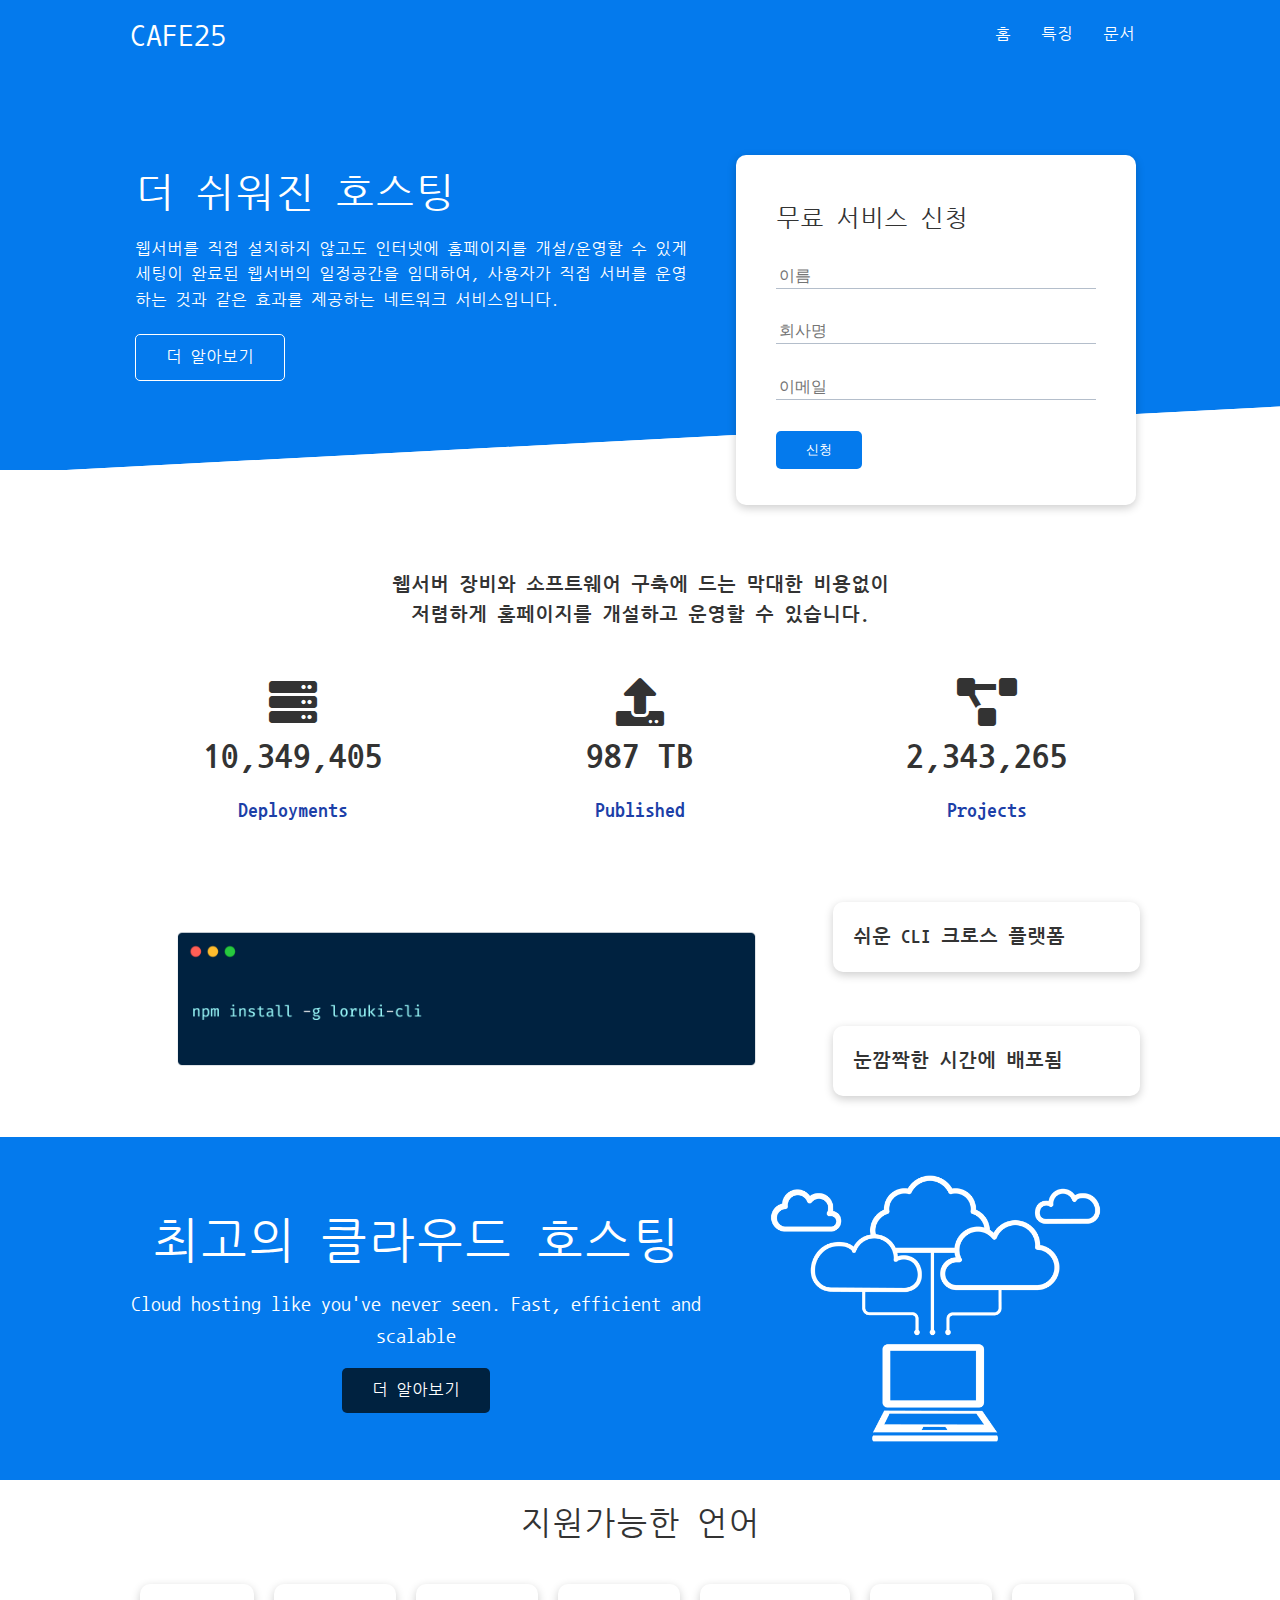
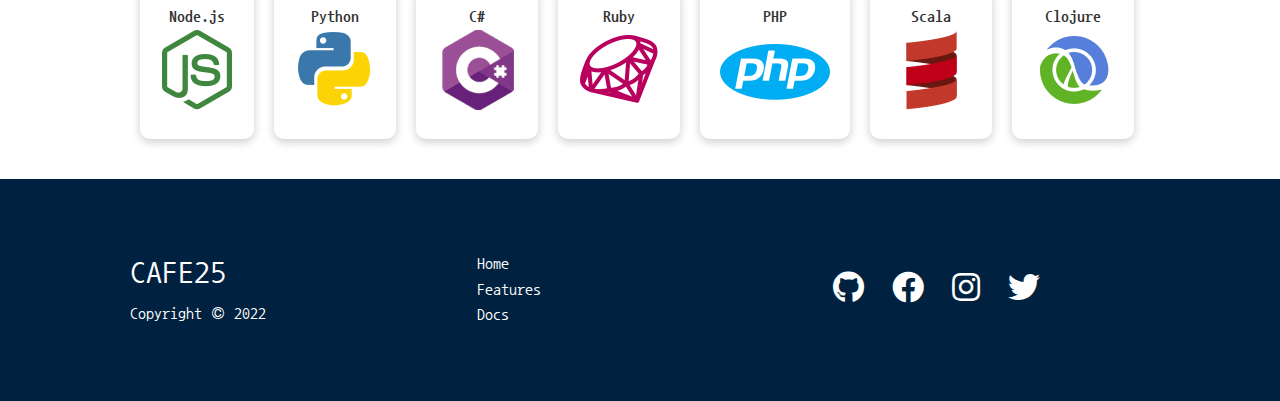
<file: index.html>
<!DOCTYPE html>
<html lang="en">

<head>
  <meta charset="UTF-8" />
  <meta name="viewport" content="width=device-width, initial-scale=1.0" />
  <!-- 폰트오썸 : 아이콘들을 가져오는 링크 -->
  <link rel="stylesheet" href="https://cdnjs.cloudflare.com/ajax/libs/font-awesome/5.15.1/css/all.min.css" />
  <link rel="stylesheet" href="css/utilities.css" />
  <link rel="stylesheet" href="css/style.css" />
  <link rel="shortcut icon" href="images/favicon.png" type="image/x-icon">
  <title>까페25 | 클라우드 호스팅 서비스</title>
</head>

<body>
  <!-- Navbar -->
  <div class="navbar">
    <div class="container flex">
      <h1 class="logo">CAFE25</h1>
      <nav>
        <ul>
          <li><a href="index.html">홈</a></li>
          <li><a href="features.html">특징</a></li>
          <li><a href="docs.html">문서</a></li>
        </ul>
      </nav>
    </div>
  </div>

  <!-- Showcase -->
  <section class="showcase">
    <div class="container grid">
      <div class="showcase-text">
        <h1>더 쉬워진 호스팅</h1>
        <p>
          웹서버를 직접 설치하지 않고도 인터넷에 홈페이지를 개설/운영할 수 있게 세팅이 완료된 웹서버의 일정공간을 임대하여, 사용자가 직접 서버를 운영하는 것과 같은 효과를 제공하는 네트워크
          서비스입니다.
        </p>
        <a href="features.html" class="btn btn-outline">더 알아보기</a>
      </div>

      <div class="showcase-form card">
        <h2>무료 서비스 신청</h2>
        <form>
          <div class="form-control">
            <input type="text" name="name" placeholder="이름" required />
          </div>
          <div class="form-control">
            <input type="text" name="company" placeholder="회사명" required />
          </div>
          <div class="form-control">
            <input type="email" name="email" placeholder="이메일" required />
          </div>
          <input type="submit" value="신청" class="btn btn-primary" />
        </form>
      </div>
    </div>
  </section>

  <!-- Stats -->
  <section class="stats">
    <div class="container">
      <h3 class="stats-heading text-center my-1">웹서버 장비와 소프트웨어 구축에 드는 막대한 비용없이 저렴하게 홈페이지를 개설하고 운영할 수 있습니다.</h3>

      <div class="grid grid-3 text-center my-4">
        <div>
          <i class="fas fa-server fa-3x"></i>
          <h3>10,349,405</h3>
          <p class="text-secondary">Deployments</p>
        </div>
        <div>
          <i class="fas fa-upload fa-3x"></i>
          <h3>987 TB</h3>
          <p class="text-secondary">Published</p>
        </div>
        <div>
          <i class="fas fa-project-diagram fa-3x"></i>
          <h3>2,343,265</h3>
          <p class="text-secondary">Projects</p>
        </div>
      </div>
    </div>
  </section>

  <!-- Cli -->
  <section class="cli">
    <div class="container grid">
      <img src="images/cli.png" alt="" />
      <div class="card">
        <h3>쉬운 CLI 크로스 플랫폼</h3>
      </div>
      <div class="card">
        <h3>눈깜짝한 시간에 배포됨</h3>
      </div>
    </div>
  </section>

  <!-- Cloud -->
  <section class="cloud bg-primary my-2 py-2">
    <div class="container grid">
      <div class="text-center">
        <h2 class="lg">최고의 클라우드 호스팅</h2>
        <p class="lead my-1">Cloud hosting like you've never seen. Fast, efficient and scalable</p>
        <a href="features.html" class="btn btn-dark">더 알아보기</a>
      </div>
      <img src="images/cloud.png" alt="" />
    </div>
  </section>

  <!-- Languages -->
  <section class="languages">
    <h2 class="md text-center my-2">지원가능한 언어</h2>
    <div class="container flex">
      <div class="card">
        <h4>Node.js</h4>
        <img src="images/logos/node.png" alt="" />
      </div>
      <div class="card">
        <h4>Python</h4>
        <img src="images/logos/python.png" alt="" />
      </div>
      <div class="card">
        <h4>C#</h4>
        <img src="images/logos/csharp.png" alt="" />
      </div>
      <div class="card">
        <h4>Ruby</h4>
        <img src="images/logos/ruby.png" alt="" />
      </div>
      <div class="card">
        <h4>PHP</h4>
        <img src="images/logos/php.png" alt="" />
      </div>
      <div class="card">
        <h4>Scala</h4>
        <img src="images/logos/scala.png" alt="" />
      </div>
      <div class="card">
        <h4>Clojure</h4>
        <img src="images/logos/clojure.png" alt="" />
      </div>
    </div>
  </section>

  <!-- Footer -->
  <footer class="footer bg-dark py-5">
    <div class="container grid grid-3">
      <div>
        <h1>CAFE25</h1>
        <p>Copyright &copy; 2022</p>
      </div>
      <nav>
        <ul>
          <li><a href="index.html">Home</a></li>
          <li><a href="features.html">Features</a></li>
          <li><a href="docs.html">Docs</a></li>
        </ul>
      </nav>
      <div class="social">
        <a href="#"><i class="fab fa-github fa-2x"></i></a>
        <a href="#"><i class="fab fa-facebook fa-2x"></i></a>
        <a href="#"><i class="fab fa-instagram fa-2x"></i></a>
        <a href="#"><i class="fab fa-twitter fa-2x"></i></a>
      </div>
    </div>
  </footer>
</body>

</html>
</file>
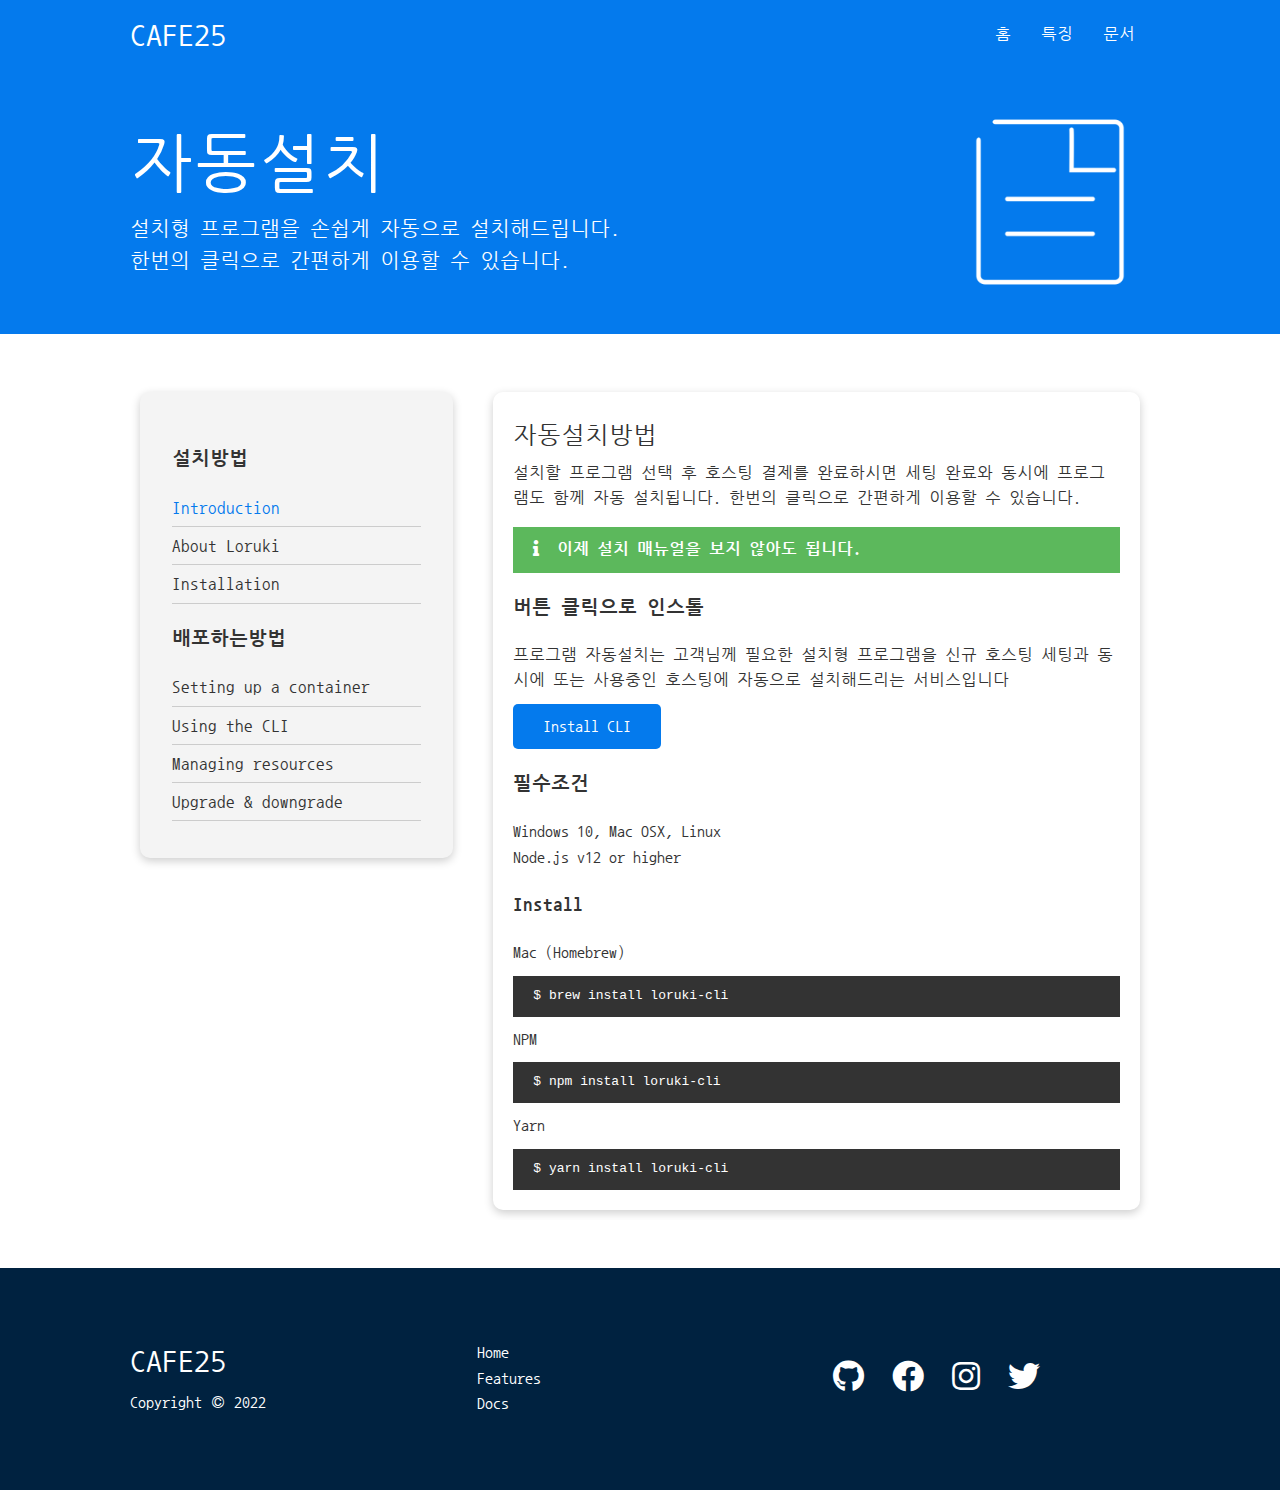
<file: docs.html>
<!DOCTYPE html>
<html lang="en">

<head>
  <meta charset="UTF-8" />
  <meta name="viewport" content="width=device-width, initial-scale=1.0" />
  <link rel="stylesheet" href="https://cdnjs.cloudflare.com/ajax/libs/font-awesome/5.15.1/css/all.min.css" />
  <link rel="stylesheet" href="css/utilities.css" />
  <link rel="stylesheet" href="css/style.css" />
  <title>까페25 | 클라우드 호스팅 서비스</title>
</head>

<body>
  <!-- Navbar -->
  <div class="navbar">
    <div class="container flex">
      <h1 class="logo">CAFE25</h1>
      <nav>
        <ul>
          <li><a href="index.html">홈</a></li>
          <li><a href="features.html">특징</a></li>
          <li><a href="docs.html">문서</a></li>
        </ul>
      </nav>
    </div>
  </div>

  <!-- Head -->
  <section class="docs-head bg-primary py-3">
    <div class="container grid">
      <div>
        <h1 class="xl">자동설치</h1>
        <p class="lead">설치형 프로그램을 손쉽게 자동으로 설치해드립니다. 한번의 클릭으로 간편하게 이용할 수 있습니다.</p>
      </div>
      <img src="images/docs.png" alt="" />
    </div>
  </section>

  <!-- Docs main -->
  <section class="docs-main my-4">
    <div class="container grid">
      <div class="card bg-light p-3">
        <h3 class="my-2">설치방법</h3>
        <nav>
          <ul>
            <li><a class="text-primary" href="#">Introduction</a></li>
            <li><a href="#">About Loruki</a></li>
            <li><a href="#">Installation</a></li>
          </ul>
        </nav>

        <h3 class="my-2">배포하는방법</h3>
        <nav>
          <ul>
            <li><a href="#">Setting up a container</a></li>
            <li><a href="#">Using the CLI</a></li>
            <li><a href="#">Managing resources</a></li>
            <li><a href="#">Upgrade & downgrade</a></li>
          </ul>
        </nav>
      </div>
      <div class="card">
        <h2>자동설치방법</h2>
        <p>설치할 프로그램 선택 후 호스팅 결제를 완료하시면 세팅 완료와 동시에 프로그램도 함께 자동 설치됩니다. 한번의 클릭으로 간편하게 이용할 수 있습니다.</p>

        <div class="alert alert-success"><i class="fas fa-info"></i> 이제 설치 매뉴얼을 보지 않아도 됩니다.</div>

        <h3>버튼 클릭으로 인스톨</h3>
        <p>프로그램 자동설치는 고객님께 필요한 설치형 프로그램을 신규 호스팅 세팅과 동시에 또는 사용중인 호스팅에 자동으로 설치해드리는 서비스입니다</p>
        <a href="#" class="btn btn-primary">Install CLI</a>

        <h3>필수조건</h3>
        <ul>
          <li>Windows 10, Mac OSX, Linux</li>
          <li>Node.js v12 or higher</li>
        </ul>

        <h3>Install</h3>
        <p>Mac (Homebrew)</p>
        <pre><code>$ brew install loruki-cli</code></pre>
        <p>NPM</p>
        <pre><code>$ npm install loruki-cli</code></pre>
        <p>Yarn</p>
        <pre><code>$ yarn install loruki-cli</code></pre>
      </div>
    </div>
  </section>

  <!-- Footer -->
  <footer class="footer bg-dark py-5">
    <div class="container grid grid-3">
      <div>
        <h1>CAFE25</h1>
        <p>Copyright &copy; 2022</p>
      </div>
      <nav>
        <ul>
          <li><a href="index.html">Home</a></li>
          <li><a href="features.html">Features</a></li>
          <li><a href="docs.html">Docs</a></li>
        </ul>
      </nav>
      <div class="social">
        <a href="#"><i class="fab fa-github fa-2x"></i></a>
        <a href="#"><i class="fab fa-facebook fa-2x"></i></a>
        <a href="#"><i class="fab fa-instagram fa-2x"></i></a>
        <a href="#"><i class="fab fa-twitter fa-2x"></i></a>
      </div>
    </div>
  </footer>
</body>

</html>
</file>
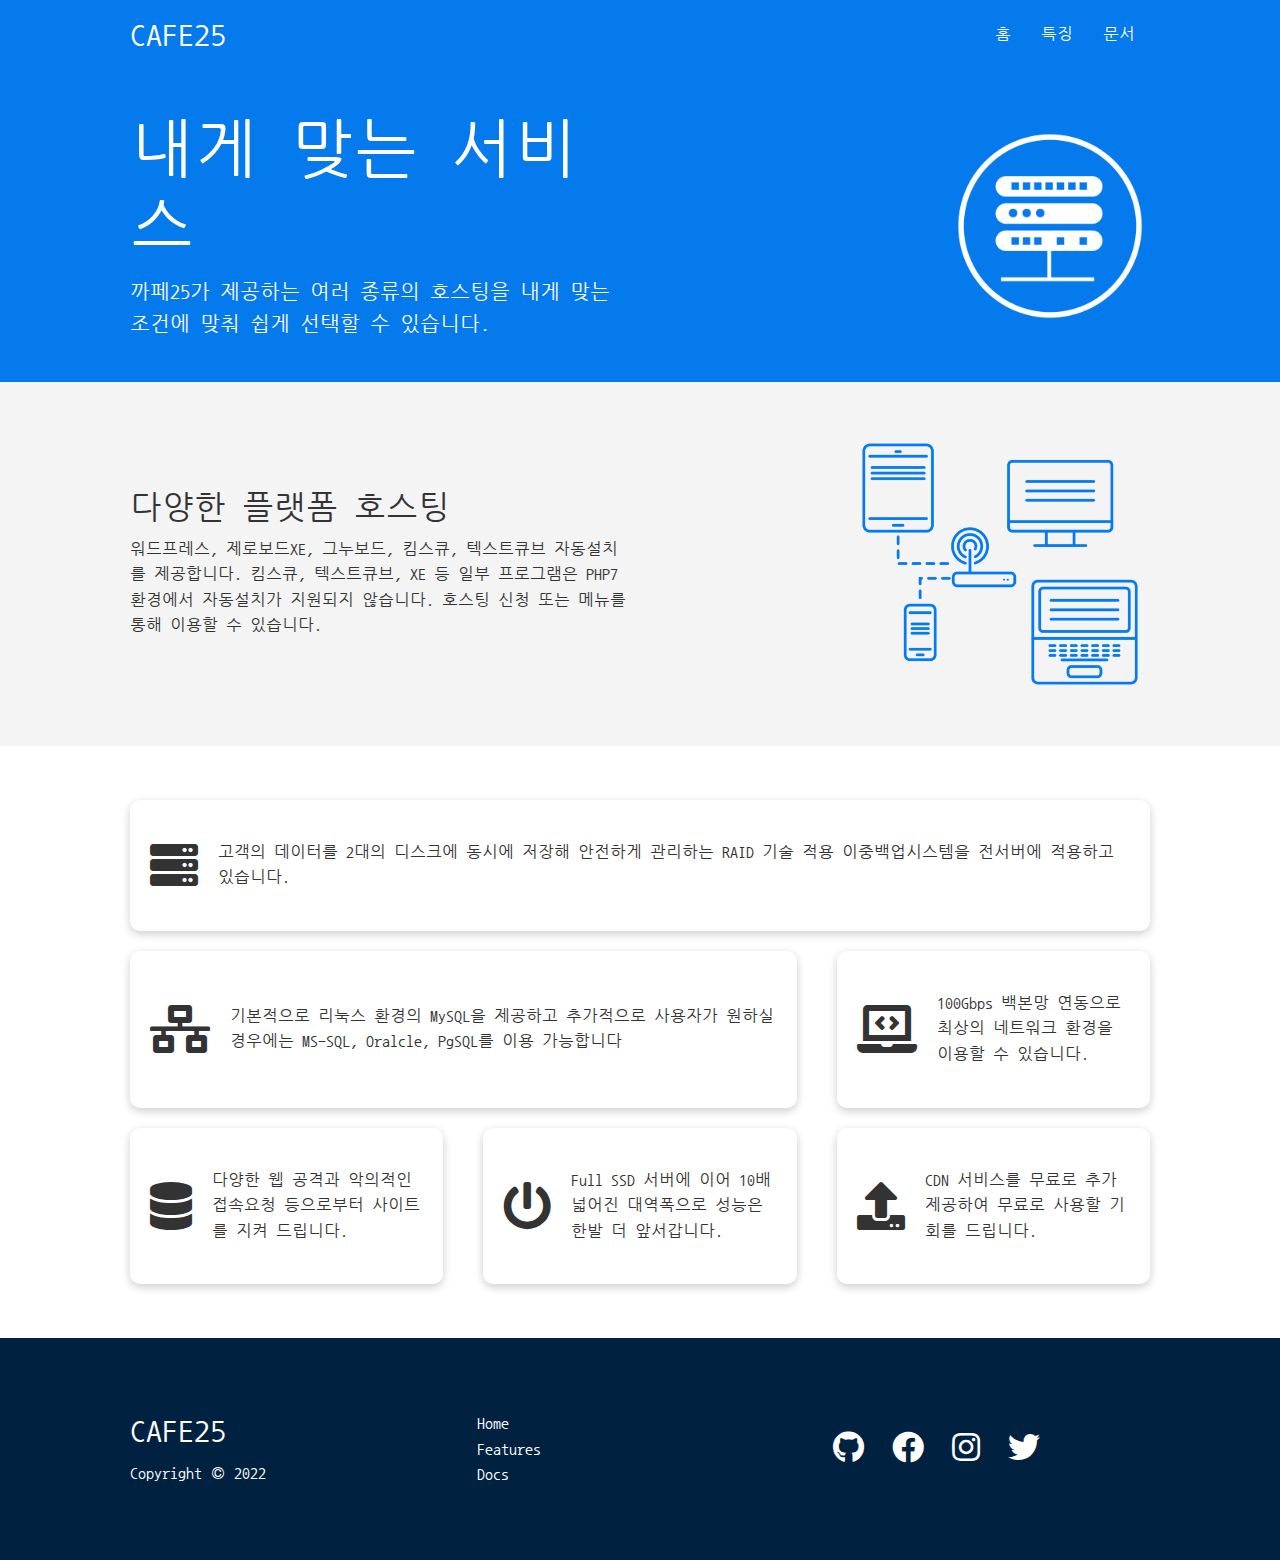
<file: features.html>
<!DOCTYPE html>
<html lang="en">
  <head>
    <meta charset="UTF-8" />
    <meta name="viewport" content="width=device-width, initial-scale=1.0" />
    <link rel="stylesheet" href="https://cdnjs.cloudflare.com/ajax/libs/font-awesome/5.15.1/css/all.min.css" />
    <link rel="stylesheet" href="css/utilities.css" />
    <link rel="stylesheet" href="css/style.css" />
    <title>까페25 | 클라우드 호스팅 서비스</title>
  </head>
  <body>
    <!-- Navbar -->
    <div class="navbar">
      <div class="container flex">
        <h1 class="logo">CAFE25</h1>
        <nav>
          <ul>
            <li><a href="index.html">홈</a></li>
            <li><a href="features.html">특징</a></li>
            <li><a href="docs.html">문서</a></li>
          </ul>
        </nav>
      </div>
    </div>
    
    <!-- Head -->
    <section class="features-head bg-primary py-3">
      <div class="container grid">
        <div>
          <h1 class="xl">내게 맞는 서비스</h1>
          <p class="lead">까페25가 제공하는 여러 종류의 호스팅을 내게 맞는 조건에 맞춰 쉽게 선택할 수 있습니다.</p>
        </div>
        <img src="images/server.png" alt="" />
      </div>
    </section>

    <!-- Sub head -->
    <section class="features-sub-head bg-light py-3">
      <div class="container grid">
        <div>
          <h1 class="md">다양한 플랫폼 호스팅</h1>
          <p>
            워드프레스, 제로보드XE, 그누보드, 킴스큐, 텍스트큐브 자동설치를 제공합니다. 킴스큐, 텍스트큐브, XE 등 일부 프로그램은 PHP7 환경에서 자동설치가 지원되지 않습니다. 호스팅 신청 또는 메뉴를
            통해 이용할 수 있습니다.
          </p>
        </div>
        <img src="images/server2.png" alt="" />
      </div>
    </section>

    <section class="features-main my-2">
      <div class="container grid grid-3">
        <div class="card flex">
          <i class="fas fa-server fa-3x"></i>
          <p>고객의 데이터를 2대의 디스크에 동시에 저장해 안전하게 관리하는 RAID 기술 적용 이중백업시스템을 전서버에 적용하고 있습니다.</p>
        </div>
        <div class="card flex">
          <i class="fas fa-network-wired fa-3x"></i>
          <p>기본적으로 리눅스 환경의 MySQL을 제공하고 추가적으로 사용자가 원하실 경우에는 MS-SQL, Oralcle, PgSQL를 이용 가능합니다</p>
        </div>
        <div class="card flex">
          <i class="fas fa-laptop-code fa-3x"></i>
          <p>100Gbps 백본망 연동으로 최상의 네트워크 환경을 이용할 수 있습니다.</p>
        </div>
        <div class="card flex">
          <i class="fas fa-database fa-3x"></i>
          <p>다양한 웹 공격과 악의적인 접속요청 등으로부터 사이트를 지켜 드립니다.</p>
        </div>
        <div class="card flex">
          <i class="fas fa-power-off fa-3x"></i>
          <p>Full SSD 서버에 이어 10배 넓어진 대역폭으로 성능은 한발 더 앞서갑니다.</p>
        </div>
        <div class="card flex">
          <i class="fas fa-upload fa-3x"></i>
          <p>CDN 서비스를 무료로 추가 제공하여 무료로 사용할 기회를 드립니다.</p>
        </div>
      </div>
    </section>

    <!-- Footer -->
    <footer class="footer bg-dark py-5">
      <div class="container grid grid-3">
        <div>
          <h1>CAFE25</h1>
          <p>Copyright &copy; 2022</p>
        </div>
        <nav>
          <ul>
            <li><a href="index.html">Home</a></li>
            <li><a href="features.html">Features</a></li>
            <li><a href="docs.html">Docs</a></li>
          </ul>
        </nav>
        <div class="social">
          <a href="#"><i class="fab fa-github fa-2x"></i></a>
          <a href="#"><i class="fab fa-facebook fa-2x"></i></a>
          <a href="#"><i class="fab fa-instagram fa-2x"></i></a>
          <a href="#"><i class="fab fa-twitter fa-2x"></i></a>
        </div>
      </div>
    </footer>
  </body>
</html>
</file>
<file: css/utilities.css>
/* 자주 사용하는 형태의 CSS 들을 묶어서 클래스로 사용*/
/* 여기에 사용한 CSS는 index, docs, features 공통사용 */

.container {
  max-width: 1100px;
  margin: 0 auto;
  overflow : auto;
  padding : 0 40px;
}

.card {
  background-color: #fff;
  color: #333;
  border-radius: 10px;
  box-shadow: 0 3px 10px rgb(0,0,0,0.2);
  padding: 20px;
  margin: 10px;
}

/* 버튼관련 CSS */
.btn {
  display : inline-block;
  padding : 10px 30px;
  cursor : pointer;
  background: var(--primary-color);
  color: #fff;
  border: none;
  border-radius: 5px;
}
/* btn-outline 버튼일때 */
.btn-outline {
  background-color : transparent;
  border: 1px solid #fff;
}

.btn:hover {
  transform: scale(0.98);
}

/* 백그라운드 색과 글짜색 & 버튼색과 글자색 */
/* 바탕색이 어두우면 글짜는 밝은색, 바탕색이 밝으면 글짜는 어두운색 */
.bg-primary,
.btn-primary {
  background-color: var(--primary-color);
  color : #fff;
}

.bg-secondary,
.btn-secondary {
  background-color: var(--secondary-color);
  color: #fff;
}

.bg-dark,
.btn-dark {
  background-color: var(--dark-color);
  color: #fff;
}

.bg-light,
.btn-light {
  background-color: var(--light-color);
  color: #333;
}

/* 예) Footer */
.bg-primary a,
.btn-primary a,
.bg-secondary a,
.btn-secondary a,
.bg-dark a,
.btn-dark a {
  color: #fff;
}

/* 글자색 */
.text-primary {
  color : var(--primary-color);
}
.text-secondary {
  color: var(--secondary-color);
}

.text-dark {
  color: var(--dark-color);
}

.text-light {
  color: var(--light-color);
}

/* 글자 크기 */
.lead {
  font-size: 20px;
}

.sm {
  font-size: 1rem;
}

.md {
  font-size: 2rem;
}

.lg {
  font-size: 3rem;
}

.xl {
  font-size: 4rem;
}

@media (max-width: 850px) {
  /* 글자 크기 */
  .lead {
    font-size: 20px;
  }

  .sm {
    font-size: 1rem;
  }

  .md {
    font-size: 2rem;
  }

  .lg {
    font-size: 3rem;
  }

  .xl {
    font-size: 4rem;
  }
}


@media (max-width: 500px) {
  .lead {
    font-size: 10px;
  }
  
  .sm {
    font-size: 0.5rem;
  }
  
  .md {
    font-size: 1rem;
  }
  
  .lg {
    font-size: 1.5rem;
  }
  
  .xl {
    font-size: 2rem;
  }
}

/* 좌우 정렬 */
.text-center {
  text-align: center;
}

/* 경고창 */
.alert {
  background-color: var(--light-color);
  padding: 10px 20px;
  font-weight: bold;
  margin: 15px 0;
}

.alert i {
  margin-right: 10px;
}

.alert-success {
  background-color: var(--success-color);
  color: #fff;
}

.alert-error {
  background-color: var(--error-color);
  color: #fff;
}

/* 그리드 (절반:절반) 정렬 */
.grid {
  display: grid;
  grid-template-columns: repeat(2, 1fr);
  gap : 20px;
  justify-content: center;
  align-items: center;
  height: 100%;
}

/* 그리드 3개 정결 33.33% 씩 */
.grid-3 {
  /* grid에 grid-3이 되면 가로 3등분을 덮어씀 */
  grid-template-columns: repeat(3, 1fr);
}

/* 플랙스 가운데 정렬 */
.flex {
  display: flex;
  justify-items: center;
  align-items: center;
  height: 100%;
}

/* 마진 */
.my-1 {
  margin: 1rem 0;
}

.my-2 {
  margin: 1.5rem 0;
}

.my-3 {
  margin: 2rem 0;
}

.my-4 {
  margin: 3rem 0;
}

.my-5 {
  margin: 4rem 0;
}

.m-1 {
  margin: 1rem;
}

.m-2 {
  margin: 1.5rem;
}

.m-3 {
  margin: 2rem;
}

.m-4 {
  margin: 3rem;
}

.m-5 {
  margin: 4rem;
}

/* 패딩 */
.py-1 {
  padding: 1rem 0;
}

.py-2 {
  padding: 1.5rem 0;
}

.py-3 {
  padding: 2rem 0;
}

.py-4 {
  padding: 3rem 0;
}

.py-5 {
  padding: 4rem 0;
}

.p-1 {
  padding: 1rem;
}

.p-2 {
  padding: 1.5rem;
}

.p-3 {
  padding: 2rem;
}

.p-4 {
  padding: 3rem;
}

.p-5 {
  padding: 4rem;
}
</file>
<file: css/style.css>
@import url('https://fonts.googleapis.com/css2?family=Nanum+Gothic+Coding&display=swap');

/* 자주쓰는 색을 변수로 --변수명 */
:root {
  --primary-color: #047aed;
  --secondary-color: #1c3fa8;
  --dark-color: #002240;
  --light-color: #f4f4f4;
  --success-color: #5cb85c;
  --error-color: #d9534f;
}

/* 각 태그들의 기본 마진/패딩을 초기값 0으로 하고 박스모델 기준을 보더-박스로 한다. */
/* '*'은 모든 태그들을 선택 */
* {  
  box-sizing: border-box;
  padding: 0;
  margin: 0;
}

body {
  font-family: 'Nanum Gothic Coding', monospace;
  color : #333;
  /* 세로줄 간격 1.6배(160%) */
  line-height: 1.6;
}

ul {
  /* 리스트 앞의 기호(▪)를 없애준다 */
  /* 이모지는 윈도우즈키 + 세미콜론(;) */
  list-style-type: none;
}

a {
  text-decoration: none;
  color : #333;
}

h1,
h2 {
  font-weight: 300;
  line-height: 1.2;
  margin: 10px 0;
}

p {
  margin: 10px 0;
}

img {
  width: 100%;
}

code,
pre {
  background: #333;
  color: #fff;
  padding: 10px;
}

.hidden {
  /* 화면에 표시 안함 display: none; 과 같다 */
  visibility: hidden;
  height: 0;
}

/* 네브바 메뉴 */
.navbar {
  background-color : var(--primary-color);
  color : #fff;
  height : 70px;
}

.navbar ul {
  display: flex;
}

.navbar a {
  color : #fff;
  padding : 10px;
  margin : 0 5px;
}

.navbar a:hover {
  border-bottom : 2px #fff solid;
}

.navbar .flex {
  justify-content : space-between;
}

/* 섹션 쇼케이스 */
.showcase {
  height : 400px;
  background-color : var(--primary-color);
  color :#fff;
  position : relative;
}

.showcase h1 {
  font-size: 40px;
}

.showcase p {
  margin: 20px 0;
}

.showcase .grid {
  /* 지정된 구역을 넘어갔을때도 보이게 */
  overflow : visible;
  grid-template-columns: 55% auto;
  gap: 30px;
}

.showcase-text {
  animation : slideInFromLeft 1s ease-in;
}

.showcase-form {
  /* 상대좌표 원래위치 기준으로 top, left, bottom, right 위치를 변경 */
  position : relative;
  top : 60px;
  height: 350px;
  width: 400px;
  padding: 40px;
  z-index: 100;
  justify-self : flex-end;
  animation: slideInFromRight 1s ease-in;
}

.showcase-form .form-control {
  margin: 30px 0;
}

.showcase-form input[type='text'],
.showcase-form input[type='email'] {
  border : 0;
  border-bottom: 1px solid #b4becb;
  width : 100%;
  padding: 3px;
  font-size : 16px;
}

.showcase-form input:focus {
  outline: none;
}

.showcase::before,
.showcase::after {
  content : '';
  position: absolute;
  height: 100px;
  bottom: -70px;
  right: 0;
  left: 0;
  background: #fff;
  transform : skewY(-3deg);
  -webkit-transform: skewy(-3deg);
  -moz-transform: skewY(-3deg);
  -ms-transform: skewy(-3deg);
}

/* 섹션 stats */
.stats {
  padding-top : 100px;
  animation: slideInFromBottom 1s ease-in;
}

.stats-heading {
  max-width : 500px;
  margin: auto;
}

.stats .grid h3{
  font-size: 35px;
}

.stats .grid p {
 font-size: 20px;
 font-weight: bold; 
}

/* Cli 섹션 */
.cli .grid {
  grid-template-columns : repeat(3, 1fr);
  grid-template-rows : repeat(2, 1fr);
}

.cli .grid > *:first-child {
  grid-column: 1/ span 2;
  grid-row: 1/ span 2;
}

/* Cloud 섹션 */
.cloud .grid {
  grid-template-columns: 4fr 3fr;
}

/* Languages 섹션 */
.languages .flex {
  flex-wrap: wrap;
}

.languages .card {
  text-align : center;
  margin: 18px 10px 40px;
  /* transform을 쓸때 0.2초 천천히 시작 */
  transition : transform 0.2s ease-in;
}

.languages .card:hover {
  transform: translateY(-15px);
}

.languages .carkd h4 {
  font-size: 20px;
  margin-bottom: 10px;
}

/* 특징 페이지 */
.features-head img,
.docs-head img {
  width: 200px;
  justify-self: flex-end;
}

.features-sub-head img {
  width: 300px;
  justify-self: flex-end;
}

.features-main .card > i {
  margin-right: 20px;
}

.features-main .grid {
  padding : 30px;
}

.features-main .grid >*:first-child {
  grid-column: 1 / span 3;
}

.features-main .grid > *:nth-child(2) {
  grid-column: 1 / span 2;
}

/* 문서 페이지 */
.docs-main h3 {
  margin: 20px 0;
}

.docs-main .grid {
  grid-template-columns: 1fr 2fr;
  align-items: flex-start;
}

.docs-main nav li {
  font-size: 17px;
  padding-bottom: 5px;
  margin-bottom: 5px;
  border-bottom: 1px #ccc solid;
}

.docs-main ul a:hover {
  font-weight: bold;
}

/* Footer */
.footer .social a {
  margin: 0 10px;
}

.fa-github:hover {
  color: #000000;
}

.fa-facebook:hover {
  color: #1773ea;
}

.fa-instagram:hover {
  color: #b32e87;
}

.fa-twitter:hover {
  color: #1c9cea;
}

/* 애니메이션 */
/* 왼쪽에서 오른쪽으로 */
@keyframes slideInFromLeft {
  0% {
    transform: translateX(-100%);
  }

  100% {
    transform: translateX(0);
  }
}
/* 오른쪽에서 왼쪽으로 */
@keyframes slideInFromRight {
  0% {
    transform: translateX(100%);
  }

  100% {
    transform: translateX(0);
  }
}
/* 위에서 아래로 */
@keyframes slideInFromTop {
  0% {
    transform: translateY(-100%);
  }

  100% {
    transform: translateX(0);
  }
}
/* 아래에서 위로 */
@keyframes slideInFromBottom {
  0% {
    transform: translateY(100%);
  }

  100% {
    transform: translateX(0);
  }
}

/* 반응형 페이지 */
/* 태블릿 가로 사이즈 850 이하  */
@media (max-width: 850px) {
  .grid,
  .showcase .grid,
  .stats .grid,
  .cli .grid,
  .cloud .grid,
  .features-main .grid,
  .docs-main .grid {
    grid-template-columns: 1fr;
    grid-template-rows: 1fr;
  }

  .showcase {
    height: auto;
  }

  .showcase-text {
    text-align: center;
    margin-top: 40px;
    animation: slideInFromTop 1s ease-in;
  }

  .showcase-form {
    justify-self: center;
    margin: auto;
    animation: slideInFromBottom 1s ease-in;
  }

  .cli .grid > *:first-child {
    grid-column: 1;
    grid-row: 1;
  }

  .features-head,
  .features-sub-head,
  .docs-head {
    text-align: center;
  }

  .features-head img,
  .features-sub-head img,
  .docs-head img {
    justify-self: center;
  }

  .features-main .grid > *:first-child,
  .features-main .grid > *:nth-child(2) {
    grid-column: 1;
  }
}

/* Mobile  가로 사이즈 500px 이하 */
@media (max-width: 500px) {
  .navbar {
    height: 110px;
  }

  .navbar .flex {
    flex-direction: column;
  }

  .navbar ul {
    padding: 10px;
    background-color: rgba(0, 0, 0, 0.1);
  }

  .showcase-form {
    width: 300px;
  }

  .languages .container {
    margin: 0;
    padding: 0 5px;
  }
  .languages .flex {
    display: grid;
    grid-template-columns: repeat(2, 1fr);
    grid-template-rows: repeat(4, 1fr);
  }
}
</file>
